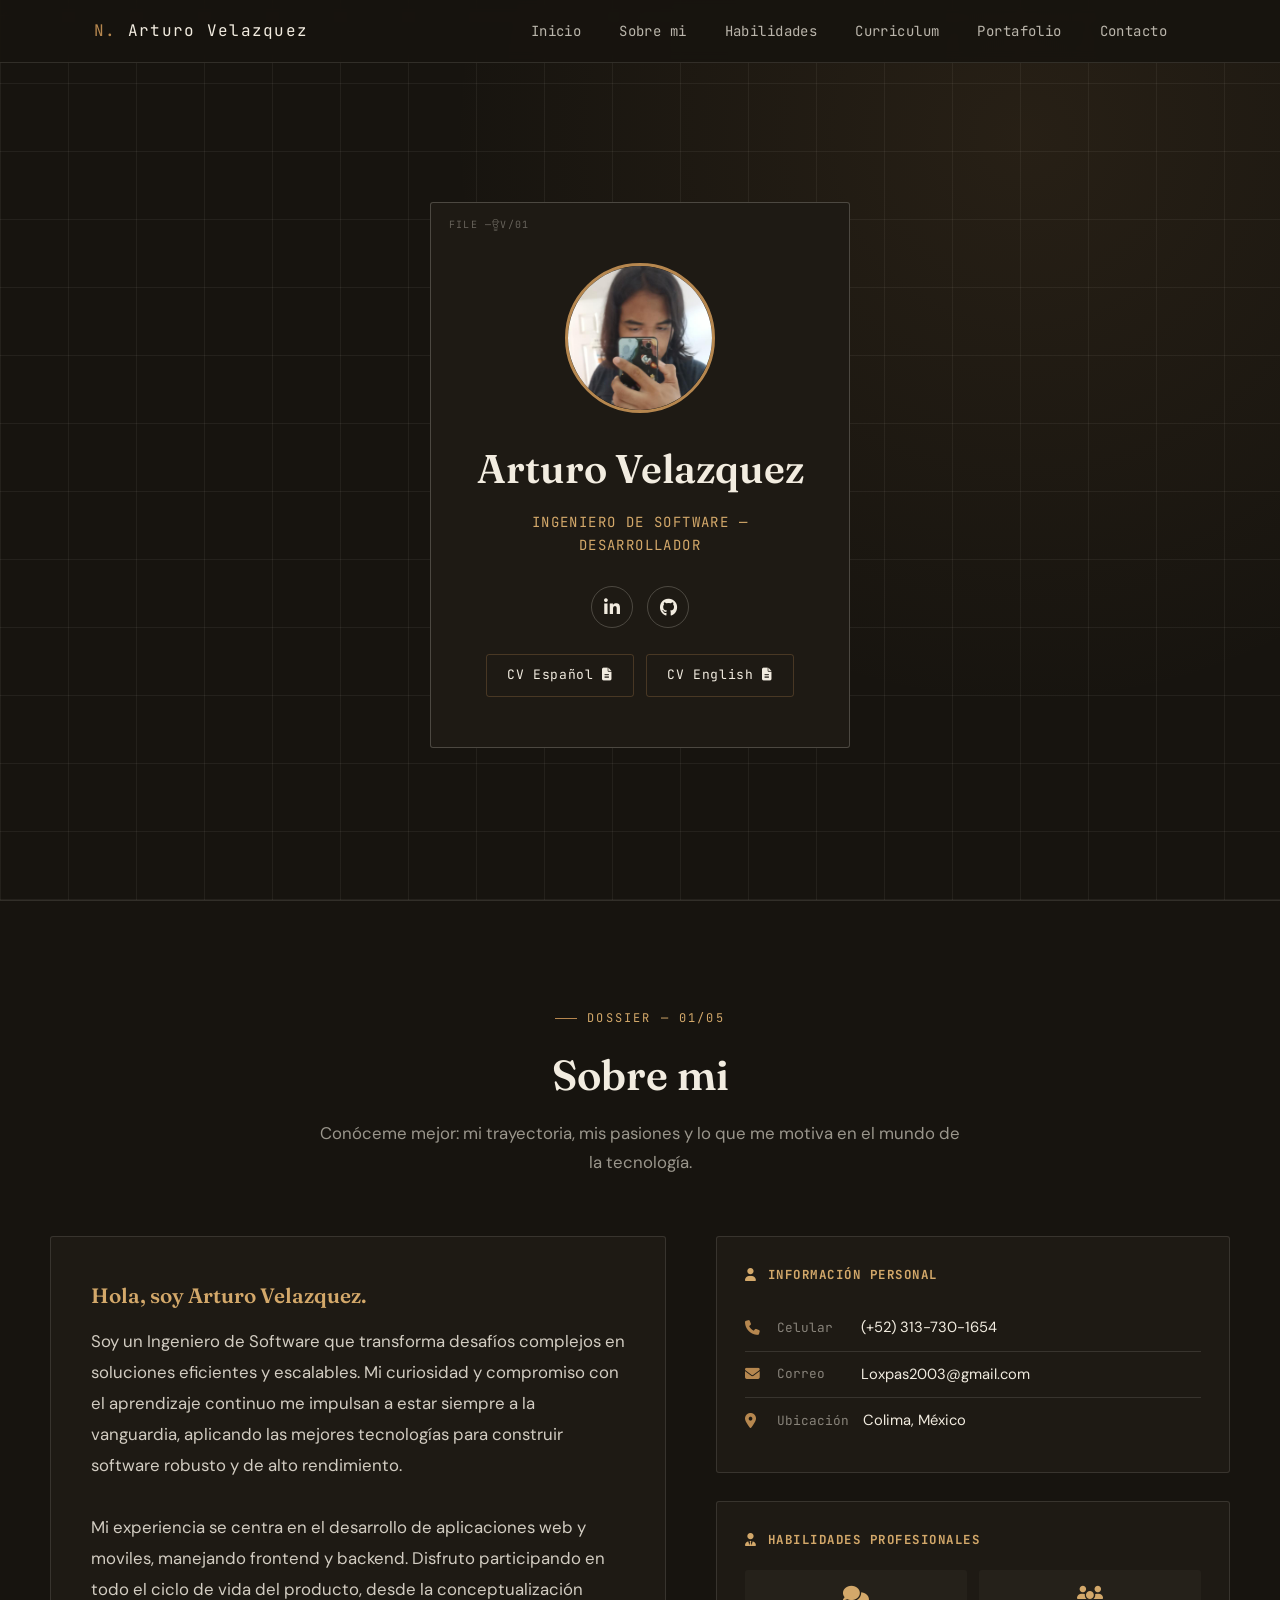
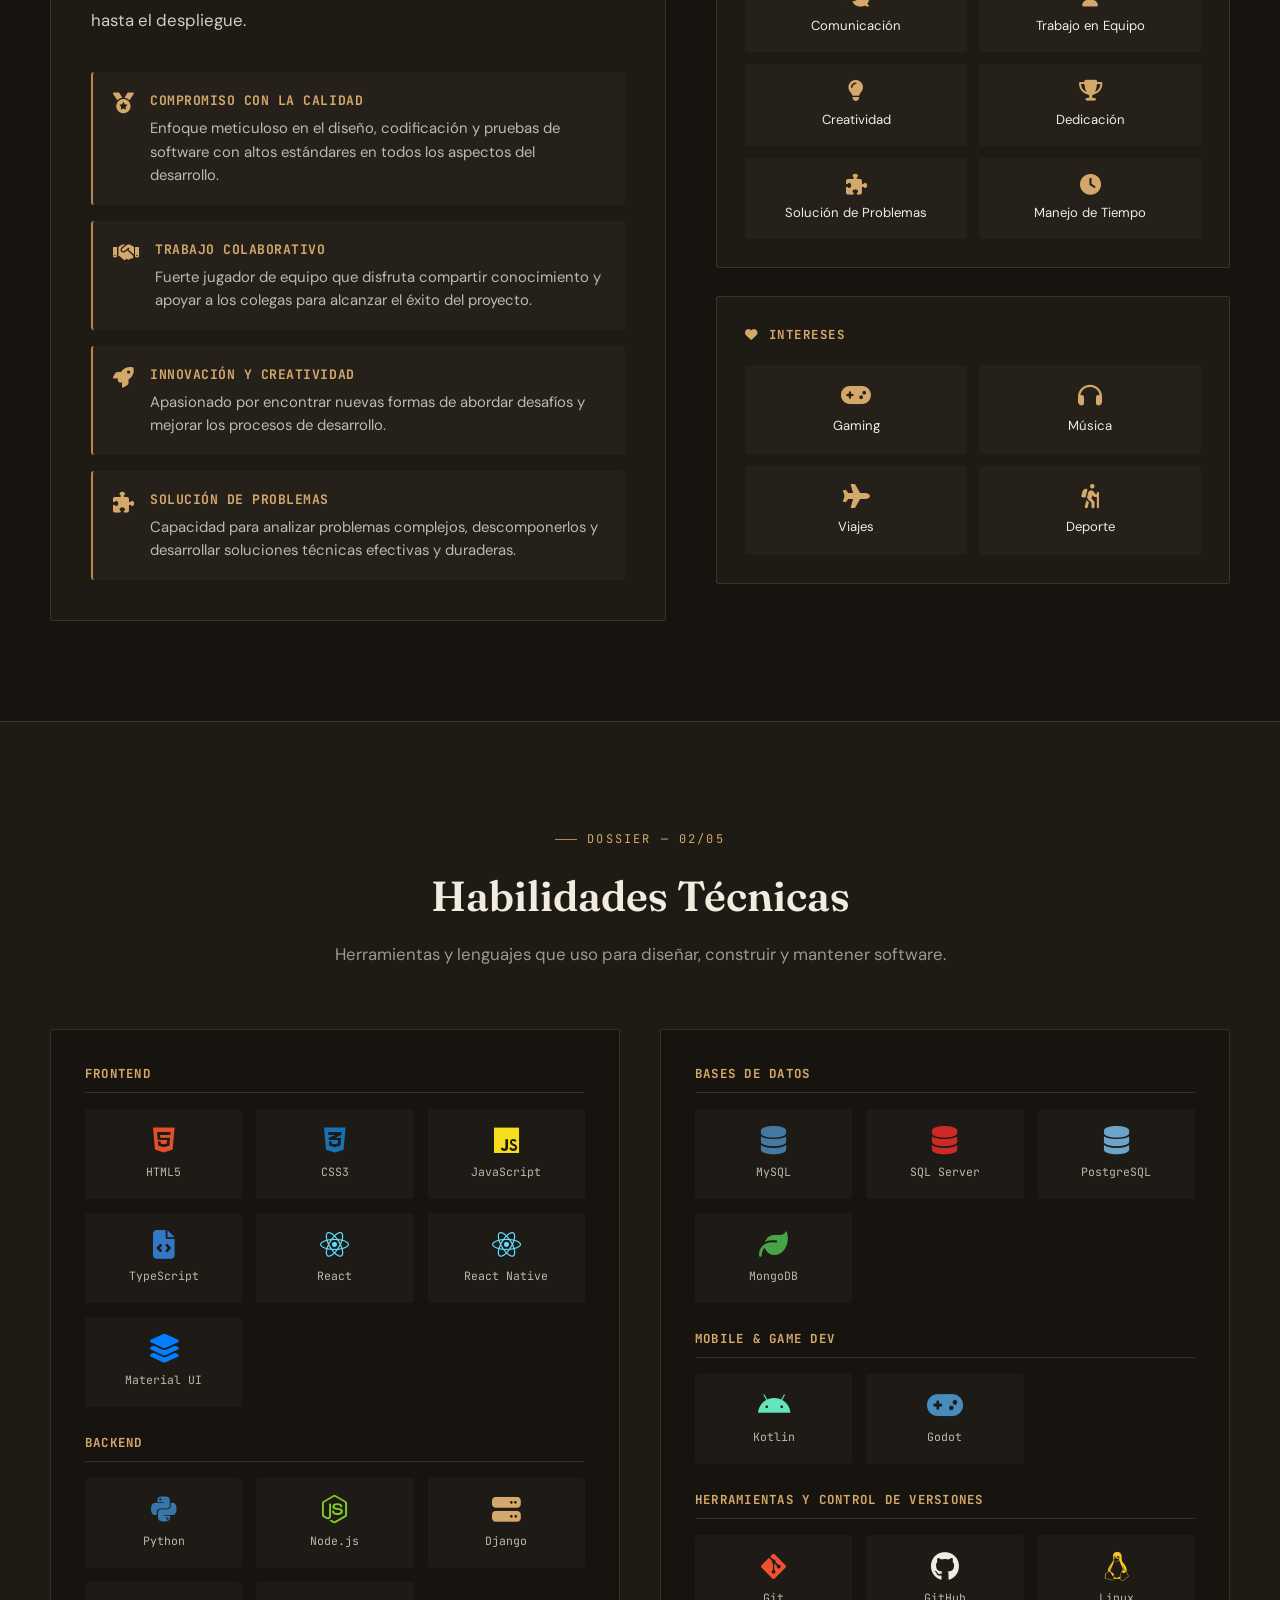
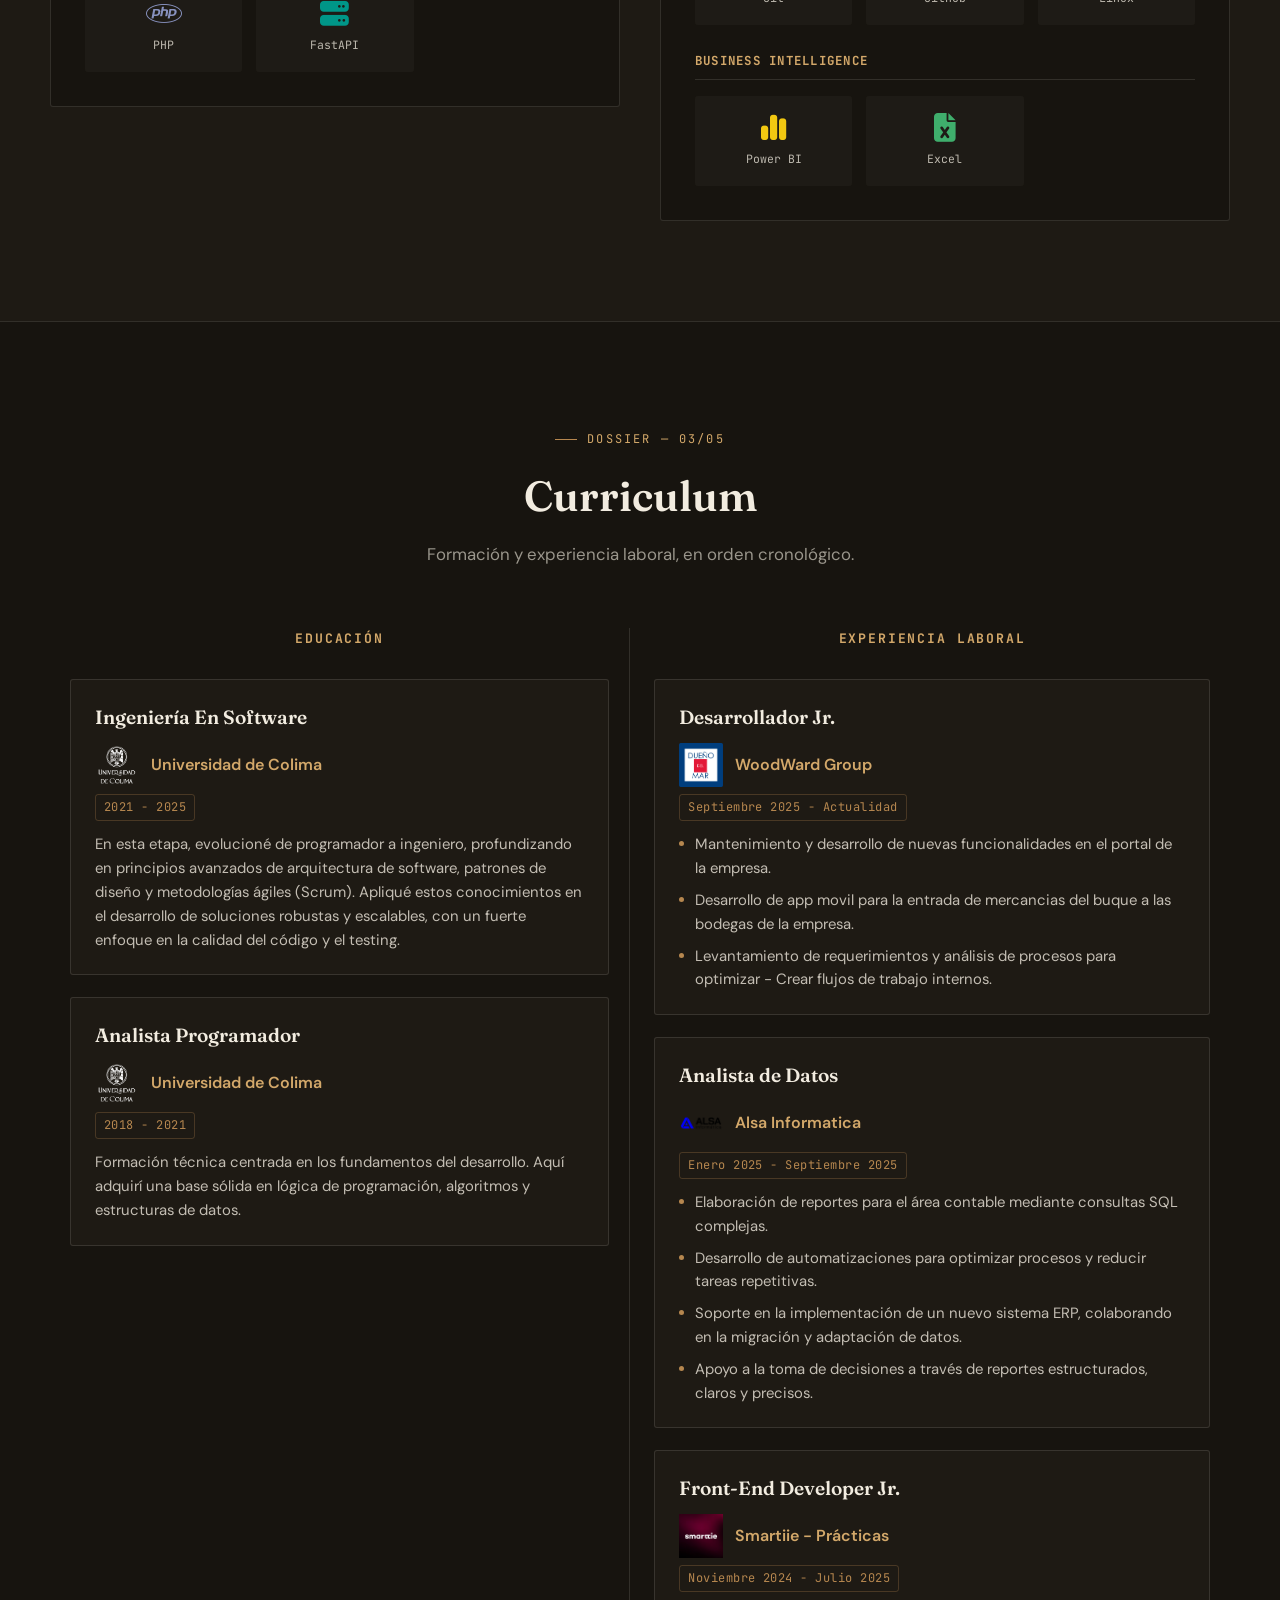
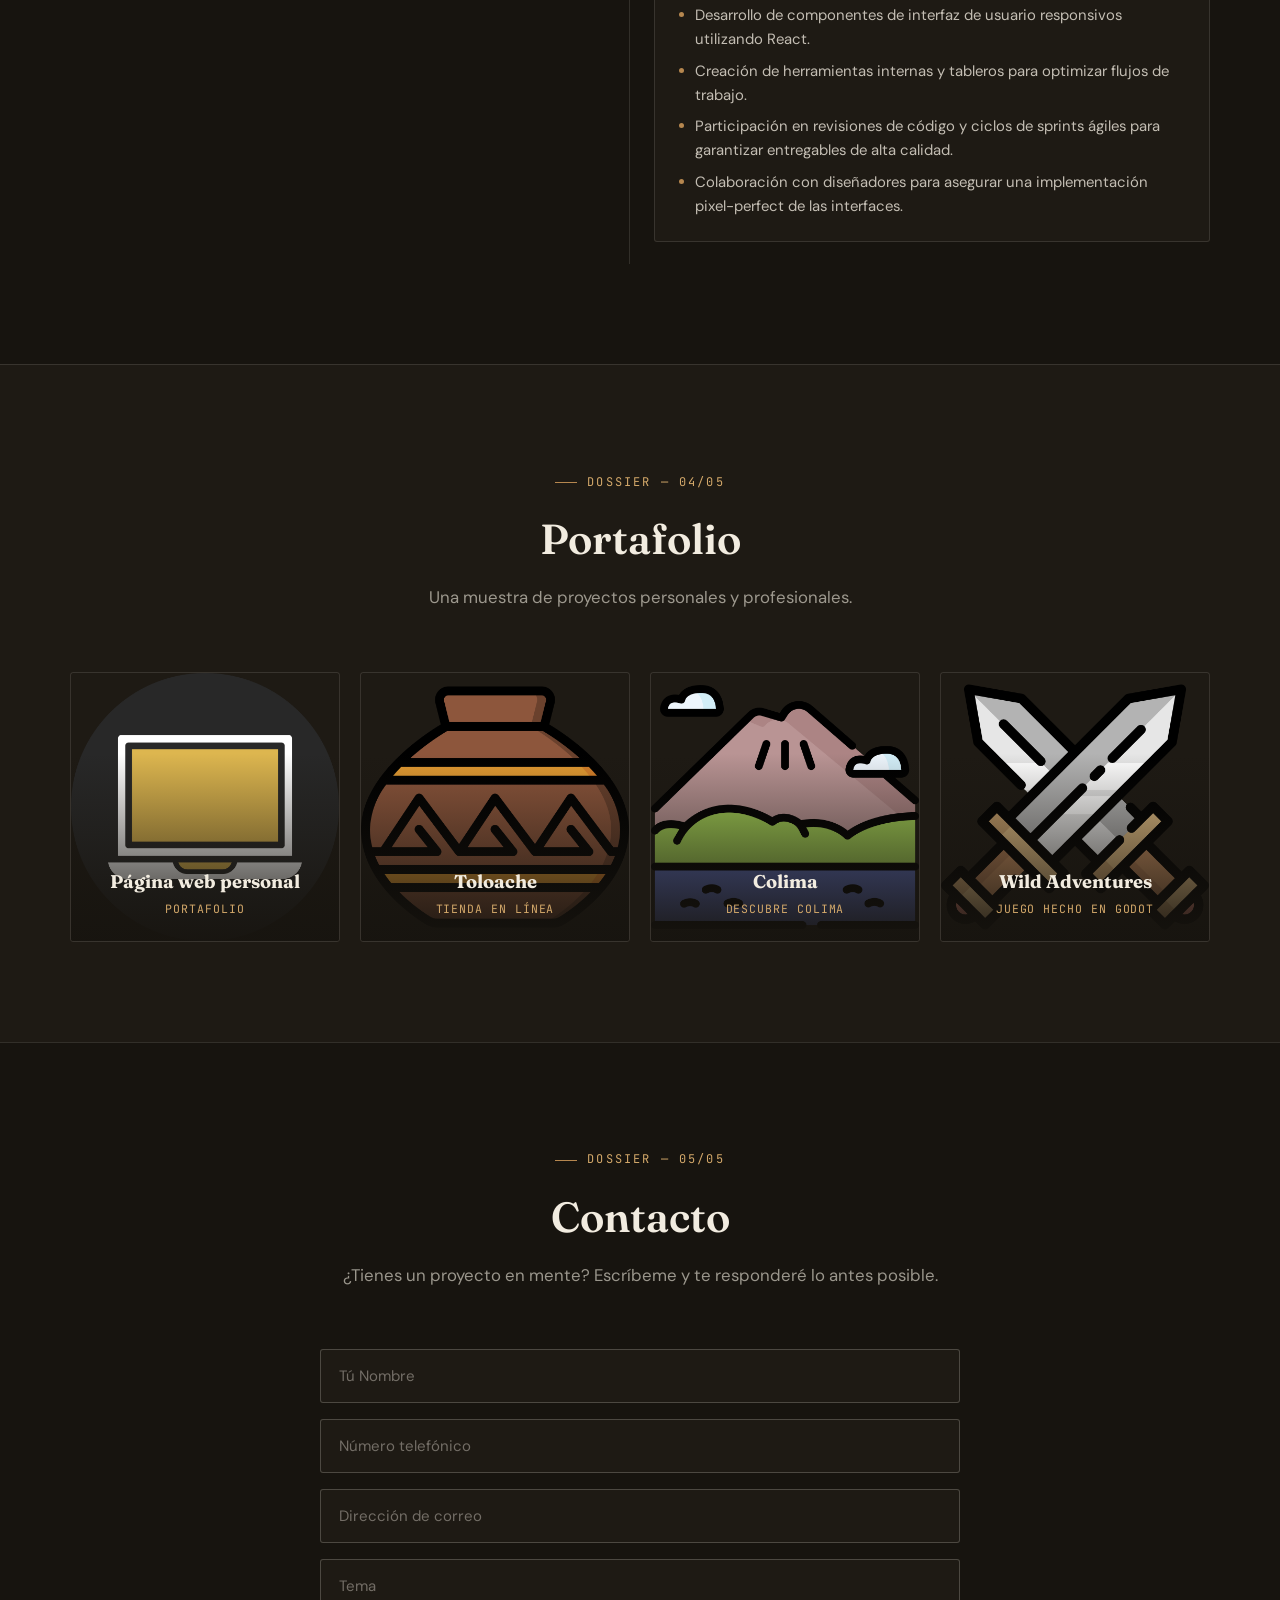
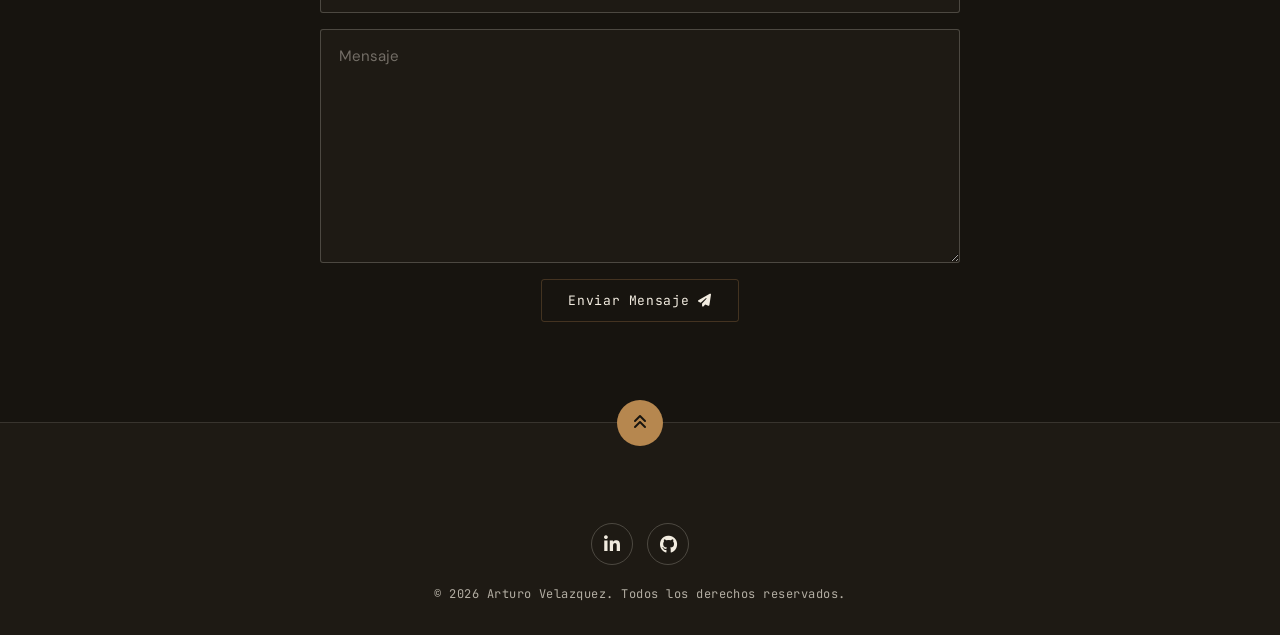
<file: index.html>
<!DOCTYPE html>
<html lang="es">
<head>
    <meta charset="UTF-8">
    <meta http-equiv="X-UA-Compatible" content="IE=edge">
    <meta name="viewport" content="width=device-width, initial-scale=1.0">

    <!-- Etiquetas SEO Básicas -->
    <title>Arturo Velazquez | Ingeniero de Software</title>
    <meta name="description" content="Portafolio profesional de Arturo Velazquez, Ingeniero de Software y Desarrollador con experiencia en React, Node.js, Python y PHP. Radicado en Colima, México.">
    <meta name="keywords" content="Arturo Velazquez, Ingeniero de Software, Desarrollador Web, FrontEnd, BackEnd, Portafolio, Colima, React, Python">
    <meta name="author" content="Arturo Velazquez">

    <!-- Etiquetas Open Graph (Para redes sociales como LinkedIn, WhatsApp, etc.) -->
    <meta property="og:title" content="Arturo Velazquez | Ingeniero de Software">
    <meta property="og:description" content="Descubre mi portafolio, experiencia y proyectos en el desarrollo de software.">
    <meta property="og:image" content="img/Yo.jpg">
    <meta property="og:type" content="website">

    <link rel="stylesheet" href="https://cdnjs.cloudflare.com/ajax/libs/font-awesome/6.1.2/css/all.min.css"
        integrity="sha512-1sCRPdkRXhBV2PBLUdRb4tMg1w2YPf37qatUFeS7zlBy7jJI8Lf4VHwWfZZfpXtYSLy85pkm9GaYVYMfw5BC1A=="
        crossorigin="anonymous" referrerpolicy="no-referrer" />
    <link rel="stylesheet" href="estilo.css">
    <script src="script.js" defer></script>
    <link rel="icon" href="img/laptop.png">
</head>
<body>
    <!-- MENU ENCABEZADO -->
    <div class="contenedor-header">
        <header>
            <div class="logo">
                <a href="#">Arturo Velazquez</a>
            </div>
            <nav id="nav">
                <ul>
                    <li><a href="#inicio" onclick="seleccionar()">Inicio</a></li>
                    <li><a href="#sobremi" onclick="seleccionar()">Sobre mi</a></li>
                    <li><a href="#skills" onclick="seleccionar()">Habilidades</a></li>
                    <li><a href="#curriculum" onclick="seleccionar()">Curriculum</a></li>
                    <li><a href="#portfolio" onclick="seleccionar()">Portafolio</a></li>
                    <li><a href="#contacto" onclick="seleccionar()">Contacto</a></li>
                </ul>
            </nav>
            <div class="nav-responsive" onclick="mostrarOcultarMenu()" aria-label="Menú de navegación" role="button">
                <i class="fa-solid fa-bars" aria-hidden="true"></i>
            </div>
        </header>
    </div>

    <!-- SECCION INICIO -->
    <section id="inicio" class="inicio">
        <div class="contenido-banner">
            <div class="contenedor-img">
                <img src="img/Yo.jpg" alt="Foto de Arturo Velazquez, Ingeniero de Software">
            </div>
            <h1>Arturo Velazquez</h1>
            <h2>Ingeniero de Software — Desarrollador</h2>
            <div class="redes">
                <a href="https://www.linkedin.com/in/loxpas/" target="_blank" rel="noopener noreferrer"
                    aria-label="Perfil de LinkedIn de Arturo">
                    <i class="fa-brands fa-linkedin-in" aria-hidden="true"></i>
                </a>
                <a href="https://github.com/Loxpas" target="_blank" rel="noopener noreferrer"
                    aria-label="Perfil de GitHub de Arturo">
                    <i class="fab fa-github" aria-hidden="true"></i>
                </a>
            </div>
            <div class="cv-buttons">
                <a href="cv/ES.pdf" target="_blank" class="btn-cv sin-subrayado" aria-label="Ver Curriculum en Español">
                    CV Español <i class="fa-solid fa-file-lines" aria-hidden="true"></i> <span class="overlay"></span>
                </a>
                <a href="cv/EN.pdf" target="_blank" class="btn-cv sin-subrayado" aria-label="View Resume in English">
                    CV English <i class="fa-solid fa-file-lines" aria-hidden="true"></i> <span class="overlay"></span>
                </a>
            </div>
        </div>
    </section>

    <!-- SECCION SOBRE MI -->
    <section id="sobremi" class="sobremi">
        <div class="about-container">
            <div class="section-head">
                <span class="eyebrow">Dossier — 01/05</span>
                <h2>Sobre mi</h2>
                <p class="subtitle">
                    Conóceme mejor: mi trayectoria, mis pasiones y lo que me motiva en el mundo de la tecnología.
                </p>
            </div>
            <div class="about-content">
                <div class="about-text">
                    <div class="intro-text">
                        <span class="highlight">Hola, soy Arturo Velazquez.</span>
                        Soy un Ingeniero de Software que transforma desafíos complejos en soluciones eficientes y
                        escalables. Mi curiosidad y compromiso con el aprendizaje continuo me impulsan a estar siempre a
                        la vanguardia, aplicando las mejores tecnologías para construir software robusto y de alto
                        rendimiento.
                        <br><br>
                        Mi experiencia se centra en el desarrollo de aplicaciones web y moviles, manejando frontend y backend. Disfruto participando en todo el ciclo
                        de vida del producto, desde la conceptualización hasta el despliegue.
                    </div>
                    <div class="strengths-grid">
                        <div class="strength-item">
                            <i class="fa-solid fa-medal strength-icon" aria-hidden="true"></i>
                            <div class="strength-content">
                                <h4>Compromiso con la calidad</h4>
                                <p>Enfoque meticuloso en el diseño, codificación y pruebas de software con altos
                                    estándares en todos los aspectos del desarrollo.</p>
                            </div>
                        </div>
                        <div class="strength-item">
                            <i class="fa-solid fa-handshake strength-icon" aria-hidden="true"></i>
                            <div class="strength-content">
                                <h4>Trabajo colaborativo</h4>
                                <p>Fuerte jugador de equipo que disfruta compartir conocimiento y apoyar a los colegas
                                    para alcanzar el éxito del proyecto.</p>
                            </div>
                        </div>
                        <div class="strength-item">
                            <i class="fa-solid fa-rocket strength-icon" aria-hidden="true"></i>
                            <div class="strength-content">
                                <h4>Innovación y creatividad</h4>
                                <p>Apasionado por encontrar nuevas formas de abordar desafíos y mejorar los procesos de
                                    desarrollo.</p>
                            </div>
                        </div>
                        <div class="strength-item">
                            <i class="fa-solid fa-puzzle-piece strength-icon" aria-hidden="true"></i>
                            <div class="strength-content">
                                <h4>Solución de problemas</h4>
                                <p>Capacidad para analizar problemas complejos, descomponerlos y desarrollar soluciones
                                    técnicas efectivas y duraderas.</p>
                            </div>
                        </div>
                    </div>
                </div>
                <div class="about-info">
                    <div class="info-card">
                        <h3><i class="fa-solid fa-user" aria-hidden="true"></i> Información Personal</h3>
                        <ul class="personal-info">
                            <li>
                                <i class="fa-solid fa-phone" aria-hidden="true"></i>
                                <strong>Celular</strong>
                                <span>(+52) 313-730-1654</span>
                            </li>
                            <li>
                                <i class="fa-solid fa-envelope" aria-hidden="true"></i>
                                <strong>Correo</strong>
                                <span>Loxpas2003@gmail.com</span>
                            </li>
                            <li>
                                <i class="fa-solid fa-location-dot" aria-hidden="true"></i>
                                <strong>Ubicación</strong>
                                <span>Colima, México</span>
                            </li>
                        </ul>
                    </div>
                    <div class="info-card">
                        <h3><i class="fa-solid fa-user-tie" aria-hidden="true"></i> Habilidades Profesionales</h3>
                        <div class="prof-grid">
                            <div class="prof-skill-item">
                                <i class="fa-solid fa-comments prof-icon" aria-hidden="true"></i>
                                <span>Comunicación</span>
                            </div>
                            <div class="prof-skill-item">
                                <i class="fa-solid fa-users prof-icon" aria-hidden="true"></i>
                                <span>Trabajo en Equipo</span>
                            </div>
                            <div class="prof-skill-item">
                                <i class="fa-solid fa-lightbulb prof-icon" aria-hidden="true"></i>
                                <span>Creatividad</span>
                            </div>
                            <div class="prof-skill-item">
                                <i class="fa-solid fa-trophy prof-icon" aria-hidden="true"></i>
                                <span>Dedicación</span>
                            </div>
                            <div class="prof-skill-item">
                                <i class="fa-solid fa-puzzle-piece prof-icon" aria-hidden="true"></i>
                                <span>Solución de Problemas</span>
                            </div>
                            <div class="prof-skill-item">
                                <i class="fa-solid fa-clock prof-icon" aria-hidden="true"></i>
                                <span>Manejo de Tiempo</span>
                            </div>
                        </div>
                    </div>
                    <div class="info-card">
                        <h3><i class="fa-solid fa-heart" aria-hidden="true"></i> Intereses</h3>
                        <div class="interests-grid">
                            <div class="interest-item">
                                <i class="fa-solid fa-gamepad" aria-hidden="true"></i>
                                <span>Gaming</span>
                            </div>
                            <div class="interest-item">
                                <i class="fa-solid fa-headphones" aria-hidden="true"></i>
                                <span>Música</span>
                            </div>
                            <div class="interest-item">
                                <i class="fa-solid fa-plane" aria-hidden="true"></i>
                                <span>Viajes</span>
                            </div>
                            <div class="interest-item">
                                <i class="fa-solid fa-person-hiking" aria-hidden="true"></i>
                                <span>Deporte</span>
                            </div>
                        </div>
                    </div>
                </div>
            </div>
        </div>
    </section>

    <!-- SECCION SKILLS (generado por script.js desde el arreglo techSkills) -->
    <section class="skills" id="skills">
        <div class="contenido-seccion">
            <div class="section-head">
                <span class="eyebrow">Dossier — 02/05</span>
                <h2>Habilidades Técnicas</h2>
                <p class="subtitle">Herramientas y lenguajes que uso para diseñar, construir y mantener software.</p>
            </div>
            <div class="skills-container" id="skills-container">
                <!-- Contenido inyectado por renderSkills() -->
            </div>
        </div>
    </section>

    <!-- SECCION CURRICULUM (generado por script.js desde el objeto timeline) -->
    <section id="curriculum" class="curriculum">
        <div class="contenido-seccion">
            <div class="section-head">
                <span class="eyebrow">Dossier — 03/05</span>
                <h1>Curriculum</h1>
                <p class="subtitle">Formación y experiencia laboral, en orden cronológico.</p>
            </div>
            <div class="fila">
                <div class="col izquierda">
                    <h3>Educación</h3>
                    <div id="educacion-container">
                        <!-- Contenido inyectado por renderTimelineColumn() -->
                    </div>
                </div>
                <div class="col derecha">
                    <h3>Experiencia Laboral</h3>
                    <div id="experiencia-container">
                        <!-- Contenido inyectado por renderTimelineColumn() -->
                    </div>
                </div>
            </div>
        </div>
    </section>

    <!-- SECCION PORTFOLIO (generado por script.js desde el arreglo projects) -->
    <section id="portfolio" class="portfolio">
        <div class="contenido-seccion">
            <div class="section-head">
                <span class="eyebrow">Dossier — 04/05</span>
                <h1>Portafolio</h1>
                <p class="subtitle">Una muestra de proyectos personales y profesionales.</p>
            </div>
            <div class="galeria" id="galeria-container">
                <!-- Contenido inyectado por renderProjects() -->
            </div>
        </div>
    </section>

    <!-- SECCION CONTACTO -->
    <section id="contacto" class="contacto">
        <div class="contenido-seccion">
            <div class="section-head">
                <span class="eyebrow">Dossier — 05/05</span>
                <h1>Contacto</h1>
                <p class="subtitle">¿Tienes un proyecto en mente? Escríbeme y te responderé lo antes posible.</p>
            </div>
            <div class="fila">
                <div class="col">
                    <form id="contactForm" action="https://formspree.io/f/mgveeyaj" method="POST">
                        <!-- Campo Nombre -->
                        <label for="name" class="sr-only" style="display: none;">Nombre:</label>
                        <input type="text" id="name" name="name" placeholder="Tú Nombre" required>

                        <!-- Campo Número telefónico -->
                        <label for="phone" class="sr-only" style="display: none;">Número telefónico:</label>
                        <input type="tel" id="phone" name="phone" placeholder="Número telefónico" required>

                        <!-- Campo Dirección de correo -->
                        <label for="email" class="sr-only" style="display: none;">Correo Electrónico:</label>
                        <input type="email" id="email" name="email" placeholder="Dirección de correo" required>

                        <!-- Campo Tema -->
                        <label for="subject" class="sr-only" style="display: none;">Tema:</label>
                        <input type="text" id="subject" name="subject" placeholder="Tema" required>

                        <!-- Campo Mensaje -->
                        <label for="message" class="sr-only" style="display: none;">Mensaje:</label>
                        <textarea id="message" name="message" cols="30" rows="10" placeholder="Mensaje" required></textarea>

                        <!-- Botón de Envío -->
                        <button type="submit" aria-label="Enviar Mensaje">
                            Enviar Mensaje <i class="fa-solid fa-paper-plane" aria-hidden="true"></i>
                            <span class="overlay"></span>
                        </button>
                    </form>
                    <!-- Mensaje de confirmación accesible -->
                    <div id="confirmationMessage" style="display:none;" role="status" aria-live="polite">
                        ¡Gracias por tu mensaje!
                    </div>
                </div>
            </div>
        </div>
    </section>

    <!-- footer -->
    <footer>
        <a href="#inicio" class="arriba" aria-label="Botón para regresar al inicio de la página">
            <i class="fa-solid fa-angles-up" aria-hidden="true"></i>
        </a>
        <div class="redes">
            <a href="https://www.linkedin.com/in/loxpas/" target="_blank" aria-label="Perfil de Linkedin de Arturo" rel="noopener noreferrer">
                <i class="fa-brands fa-linkedin-in" aria-hidden="true"></i>
            </a>
            <a href="https://github.com/Loxpas" target="_blank" aria-label="Perfil de GitHub de Arturo" rel="noopener noreferrer">
                <i class="fab fa-github" aria-hidden="true"></i>
            </a>
        </div>
        <p>© 2026 Arturo Velazquez. Todos los derechos reservados.</p>
    </footer>
    <script src="forms.js"></script>
</body>
</html>
</file>
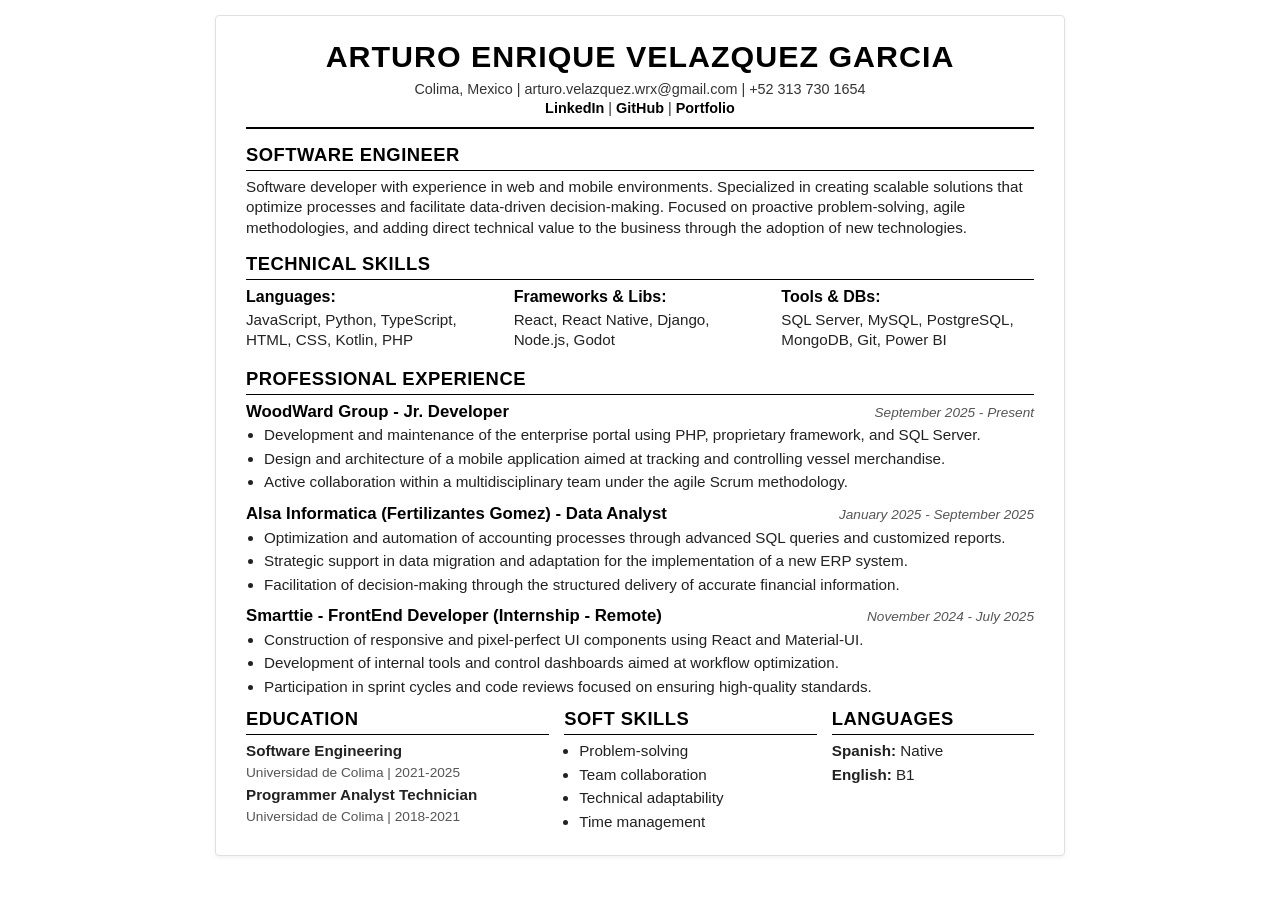
<file: cv/EN.html>
<!DOCTYPE html>
<html lang="en">
<head>
    <meta charset="UTF-8">
    <meta name="viewport" content="width=device-width, initial-scale=1.0">
    <title>Resume - Arturo Enrique Velazquez Garcia</title>
    <style>
        /* --- REGLAS ESPECÍFICAS PARA CREAR EL PDF --- */
        @page {
            margin: 0.5cm; /* Forza al navegador a usar un margen casi nulo */
            size: letter; /* Define el tamaño de hoja Carta */
        }
        
        @media print {
            body {
                padding: 0 !important;
                margin: 0 !important;
            }
            .container {
                box-shadow: none !important;
                border: none !important; /* Se quita el borde gris porque en PDF luce mejor sin él */
                padding: 10px 25px !important;
            }
        }
        /* ------------------------------------------- */

        body {
            font-family: 'Segoe UI', Tahoma, Geneva, Verdana, sans-serif;
            line-height: 1.35;
            color: #000000;
            max-width: 850px;
            margin: 0 auto;
            padding: 15px;
            background-color: #ffffff;
        }
        .container {
            background-color: #ffffff;
            padding: 20px 30px;
            border: 1px solid #e0e0e0;
            border-radius: 4px;
            box-shadow: 0 2px 4px rgba(0,0,0,0.05);
        }
        header {
            text-align: center;
            border-bottom: 2px solid #000000;
            padding-bottom: 8px;
            margin-bottom: 12px;
        }
        h1 {
            color: #000000;
            margin: 0 0 3px 0;
            font-size: 1.9em;
            text-transform: uppercase;
            letter-spacing: 1px;
        }
        .contact-info {
            color: #333333;
            font-size: 0.9em;
        }
        .contact-info a {
            color: #000000;
            text-decoration: none;
            font-weight: 600;
        }
        .contact-info a:hover {
            text-decoration: underline;
        }
        h2 {
            color: #000000;
            border-bottom: 1px solid #000000;
            padding-bottom: 2px;
            margin-top: 14px;
            margin-bottom: 6px;
            font-size: 1.15em;
            text-transform: uppercase;
            letter-spacing: 0.5px;
        }
        .experience-item {
            margin-bottom: 10px;
        }
        .job-header {
            display: flex;
            justify-content: space-between;
            align-items: baseline;
            margin-bottom: 2px;
        }
        h3 {
            color: #000000;
            margin: 0;
            font-size: 1.05em;
            font-weight: bold;
        }
        .date {
            font-style: italic;
            color: #555555;
            font-size: 0.85em;
            margin: 0;
        }
        p, li {
            font-size: 0.95em;
            color: #222222;
            margin-top: 2px;
            margin-bottom: 3px;
        }
        ul {
            margin-top: 2px;
            margin-bottom: 4px;
            padding-left: 18px;
        }
        .skills-grid {
            display: grid;
            grid-template-columns: 1fr 1fr 1fr;
            gap: 15px;
        }
        .bottom-grid {
            display: grid;
            grid-template-columns: 1.2fr 1fr 0.8fr;
            gap: 15px;
            margin-top: 5px;
        }
        .bottom-grid h2 {
            margin-top: 0;
        }
    </style>
</head>
<body>
    <div class="container">
        <header>
            <h1>ARTURO ENRIQUE VELAZQUEZ GARCIA</h1>
            <div class="contact-info">
                Colima, Mexico | arturo.velazquez.wrx@gmail.com | +52 313 730 1654<br>
                <a href="https://www.linkedin.com/in/Loxpas" target="_blank">LinkedIn</a> | 
                <a href="https://github.com/Loxpas" target="_blank">GitHub</a> | 
                <a href="https://loxpas.github.io" target="_blank">Portfolio</a>
            </div>
        </header>

        <section>
            <h2>Software Engineer</h2>
            <p>Software developer with experience in web and mobile environments. Specialized in creating scalable solutions that optimize processes and facilitate data-driven decision-making. Focused on proactive problem-solving, agile methodologies, and adding direct technical value to the business through the adoption of new technologies.</p>
        </section>

        <section>
            <h2>TECHNICAL SKILLS</h2>
            <div class="skills-grid">
                <div>
                    <strong>Languages:</strong>
                    <p style="margin: 2px 0;">JavaScript, Python, TypeScript, HTML, CSS, Kotlin, PHP</p>
                </div>
                <div>
                    <strong>Frameworks & Libs:</strong>
                    <p style="margin: 2px 0;">React, React Native, Django, Node.js, Godot</p>
                </div>
                <div>
                    <strong>Tools & DBs:</strong>
                    <p style="margin: 2px 0;">SQL Server, MySQL, PostgreSQL, MongoDB, Git, Power BI</p>
                </div>
            </div>
        </section>

        <section>
            <h2>PROFESSIONAL EXPERIENCE</h2>

            <div class="experience-item">
                <div class="job-header">
                    <h3>WoodWard Group - Jr. Developer</h3>
                    <span class="date">September 2025 - Present</span>
                </div>
                <ul>
                    <li>Development and maintenance of the enterprise portal using PHP, proprietary framework, and SQL Server.</li>
                    <li>Design and architecture of a mobile application aimed at tracking and controlling vessel merchandise.</li>
                    <li>Active collaboration within a multidisciplinary team under the agile Scrum methodology.</li>
                </ul>
            </div>

            <div class="experience-item">
                <div class="job-header">
                    <h3>Alsa Informatica (Fertilizantes Gomez) - Data Analyst</h3>
                    <span class="date">January 2025 - September 2025</span>
                </div>
                <ul>
                    <li>Optimization and automation of accounting processes through advanced SQL queries and customized reports.</li>
                    <li>Strategic support in data migration and adaptation for the implementation of a new ERP system.</li>
                    <li>Facilitation of decision-making through the structured delivery of accurate financial information.</li>
                </ul>
            </div>

            <div class="experience-item">
                <div class="job-header">
                    <h3>Smarttie - FrontEnd Developer (Internship - Remote)</h3>
                    <span class="date">November 2024 - July 2025</span>
                </div>
                <ul>
                    <li>Construction of responsive and pixel-perfect UI components using React and Material-UI.</li>
                    <li>Development of internal tools and control dashboards aimed at workflow optimization.</li>
                    <li>Participation in sprint cycles and code reviews focused on ensuring high-quality standards.</li>
                </ul>
            </div>

        </section>

        <div class="bottom-grid">
            <section>
                <h2>EDUCATION</h2>
                <ul style="padding-left: 0; list-style: none;">
                    <li><strong>Software Engineering</strong><br><span style="font-size:0.9em; color:#555;">Universidad de Colima | 2021-2025</span></li>
                    <li style="margin-top: 3px;"><strong>Programmer Analyst Technician</strong><br><span style="font-size:0.9em; color:#555;">Universidad de Colima | 2018-2021</span></li>
                </ul>
            </section>
            <section>
                <h2>SOFT SKILLS</h2>
                <ul style="padding-left: 15px; margin-bottom: 0;">
                    <li>Problem-solving</li>
                    <li>Team collaboration</li>
                    <li>Technical adaptability</li>
                    <li>Time management</li>
                </ul>
            </section>
            <section>
                <h2>LANGUAGES</h2>
                <ul style="padding-left: 0; list-style: none;">
                    <li><strong>Spanish:</strong> Native</li>
                    <li><strong>English:</strong> B1</li>
                </ul>
            </section>
        </div>
    </div>
</body>
</html>
</file>
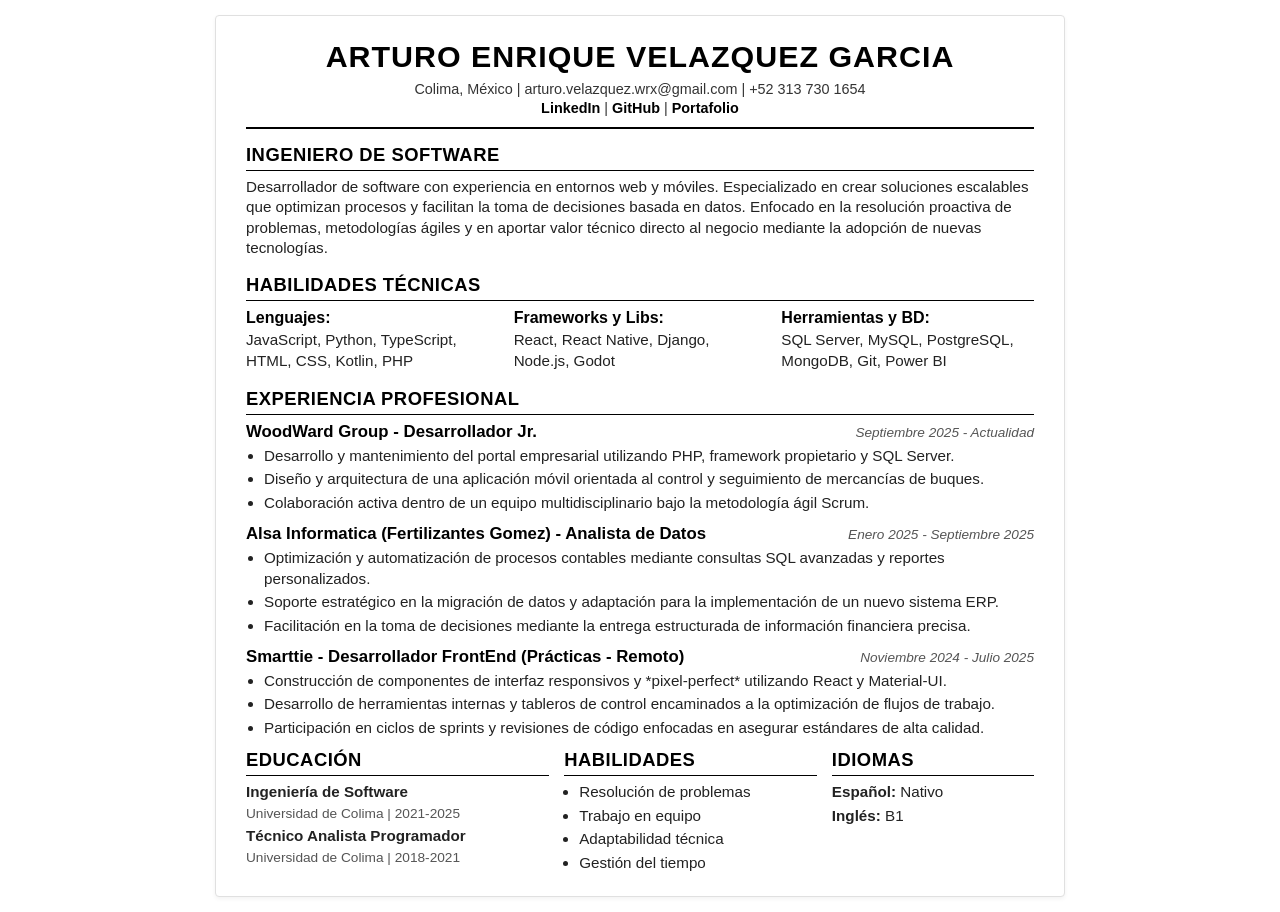
<file: cv/ES.html>
<!DOCTYPE html>
<html lang="es">
<head>
    <meta charset="UTF-8">
    <meta name="viewport" content="width=device-width, initial-scale=1.0">
    <title>CV - Arturo Enrique Velazquez Garcia</title>
    <style>
        /* --- REGLAS ESPECÍFICAS PARA CREAR EL PDF --- */
        @page {
            margin: 0.5cm; /* Forza al navegador a usar un margen casi nulo */
            size: letter; /* Define el tamaño de hoja Carta */
        }
        
        @media print {
            body {
                padding: 0 !important;
                margin: 0 !important;
            }
            .container {
                box-shadow: none !important;
                border: none !important; /* Se quita el borde gris porque en PDF luce mejor sin él */
                padding: 10px 25px !important;
            }
        }
        /* ------------------------------------------- */

        body {
            font-family: 'Segoe UI', Tahoma, Geneva, Verdana, sans-serif;
            line-height: 1.35; /* Ligeramente más compacto */
            color: #000000;
            max-width: 850px;
            margin: 0 auto;
            padding: 15px;
            background-color: #ffffff;
        }
        .container {
            background-color: #ffffff;
            padding: 20px 30px;
            border: 1px solid #e0e0e0;
            border-radius: 4px;
            box-shadow: 0 2px 4px rgba(0,0,0,0.05);
        }
        header {
            text-align: center;
            border-bottom: 2px solid #000000;
            padding-bottom: 8px;
            margin-bottom: 12px;
        }
        h1 {
            color: #000000;
            margin: 0 0 3px 0;
            font-size: 1.9em;
            text-transform: uppercase;
            letter-spacing: 1px;
        }
        .contact-info {
            color: #333333;
            font-size: 0.9em;
        }
        .contact-info a {
            color: #000000;
            text-decoration: none;
            font-weight: 600;
        }
        .contact-info a:hover {
            text-decoration: underline;
        }
        h2 {
            color: #000000;
            border-bottom: 1px solid #000000;
            padding-bottom: 2px;
            margin-top: 14px;
            margin-bottom: 6px;
            font-size: 1.15em;
            text-transform: uppercase;
            letter-spacing: 0.5px;
        }
        .experience-item {
            margin-bottom: 10px;
        }
        .job-header {
            display: flex;
            justify-content: space-between;
            align-items: baseline;
            margin-bottom: 2px;
        }
        h3 {
            color: #000000;
            margin: 0;
            font-size: 1.05em;
            font-weight: bold;
        }
        .date {
            font-style: italic;
            color: #555555;
            font-size: 0.85em;
            margin: 0;
        }
        p, li {
            font-size: 0.95em;
            color: #222222;
            margin-top: 2px;
            margin-bottom: 3px;
        }
        ul {
            margin-top: 2px;
            margin-bottom: 4px;
            padding-left: 18px;
        }
        .skills-grid {
            display: grid;
            grid-template-columns: 1fr 1fr 1fr;
            gap: 15px;
        }
        .bottom-grid {
            display: grid;
            grid-template-columns: 1.2fr 1fr 0.8fr;
            gap: 15px;
            margin-top: 5px;
        }
        .bottom-grid h2 {
            margin-top: 0;
        }
    </style>
</head>
<body>
    <div class="container">
        <header>
            <h1>ARTURO ENRIQUE VELAZQUEZ GARCIA</h1>
            <div class="contact-info">
                Colima, México | arturo.velazquez.wrx@gmail.com | +52 313 730 1654<br>
                <a href="https://www.linkedin.com/in/Loxpas" target="_blank">LinkedIn</a> | 
                <a href="https://github.com/Loxpas" target="_blank">GitHub</a> | 
                <a href="https://loxpas.github.io" target="_blank">Portafolio</a>
            </div>
        </header>

        <section>
            <h2>Ingeniero de Software</h2>
            <p>Desarrollador de software con experiencia en entornos web y móviles. Especializado en crear soluciones escalables que optimizan procesos y facilitan la toma de decisiones basada en datos. Enfocado en la resolución proactiva de problemas, metodologías ágiles y en aportar valor técnico directo al negocio mediante la adopción de nuevas tecnologías.</p>
        </section>

        <section>
            <h2>HABILIDADES TÉCNICAS</h2>
            <div class="skills-grid">
                <div>
                    <strong>Lenguajes:</strong>
                    <p style="margin: 2px 0;">JavaScript, Python, TypeScript, HTML, CSS, Kotlin, PHP</p>
                </div>
                <div>
                    <strong>Frameworks y Libs:</strong>
                    <p style="margin: 2px 0;">React, React Native, Django, Node.js, Godot</p>
                </div>
                <div>
                    <strong>Herramientas y BD:</strong>
                    <p style="margin: 2px 0;">SQL Server, MySQL, PostgreSQL, MongoDB, Git, Power BI</p>
                </div>
            </div>
        </section>

        <section>
            <h2>EXPERIENCIA PROFESIONAL</h2>

            <div class="experience-item">
                <div class="job-header">
                    <h3>WoodWard Group - Desarrollador Jr.</h3>
                    <span class="date">Septiembre 2025 - Actualidad</span>
                </div>
                <ul>
                    <li>Desarrollo y mantenimiento del portal empresarial utilizando PHP, framework propietario y SQL Server.</li>
                    <li>Diseño y arquitectura de una aplicación móvil orientada al control y seguimiento de mercancías de buques.</li>
                    <li>Colaboración activa dentro de un equipo multidisciplinario bajo la metodología ágil Scrum.</li>
                </ul>
            </div>

            <div class="experience-item">
                <div class="job-header">
                    <h3>Alsa Informatica (Fertilizantes Gomez) - Analista de Datos</h3>
                    <span class="date">Enero 2025 - Septiembre 2025</span>
                </div>
                <ul>
                    <li>Optimización y automatización de procesos contables mediante consultas SQL avanzadas y reportes personalizados.</li>
                    <li>Soporte estratégico en la migración de datos y adaptación para la implementación de un nuevo sistema ERP.</li>
                    <li>Facilitación en la toma de decisiones mediante la entrega estructurada de información financiera precisa.</li>
                </ul>
            </div>

            <div class="experience-item">
                <div class="job-header">
                    <h3>Smarttie - Desarrollador FrontEnd (Prácticas - Remoto)</h3>
                    <span class="date">Noviembre 2024 - Julio 2025</span>
                </div>
                <ul>
                    <li>Construcción de componentes de interfaz responsivos y *pixel-perfect* utilizando React y Material-UI.</li>
                    <li>Desarrollo de herramientas internas y tableros de control encaminados a la optimización de flujos de trabajo.</li>
                    <li>Participación en ciclos de sprints y revisiones de código enfocadas en asegurar estándares de alta calidad.</li>
                </ul>
            </div>
            
        </section>

        <div class="bottom-grid">
            <section>
                <h2>EDUCACIÓN</h2>
                <ul style="padding-left: 0; list-style: none;">
                    <li><strong>Ingeniería de Software</strong><br><span style="font-size:0.9em; color:#555;">Universidad de Colima | 2021-2025</span></li>
                    <li style="margin-top: 3px;"><strong>Técnico Analista Programador</strong><br><span style="font-size:0.9em; color:#555;">Universidad de Colima | 2018-2021</span></li>
                </ul>
            </section>
            <section>
                <h2>HABILIDADES</h2>
                <ul style="padding-left: 15px; margin-bottom: 0;">
                    <li>Resolución de problemas</li>
                    <li>Trabajo en equipo</li>
                    <li>Adaptabilidad técnica</li>
                    <li>Gestión del tiempo</li>
                </ul>
            </section>
            <section>
                <h2>IDIOMAS</h2>
                <ul style="padding-left: 0; list-style: none;">
                    <li><strong>Español:</strong> Nativo</li>
                    <li><strong>Inglés:</strong> B1</li>
                </ul>
            </section>
        </div>
    </div>
</body>
</html>
</file>
<file: estilo.css>
@import url('https://fonts.googleapis.com/css2?family=Fraunces:opsz,wght@9..144,300;9..144,500;9..144,600;9..144,700&family=DM+Sans:wght@400;500;700&family=JetBrains+Mono:wght@400;500;700&display=swap');

/* ==========================================================================
   TOKENS — "Engineer's Dossier"
   ========================================================================== */
:root {
    --canvas: #17140f;
    --canvas-raised: #1e1a14;
    --ivory: #f2ece0;
    --ivory-dim: #e6ddc9;
    --ink: #221e18;
    --ink-soft: rgba(34, 30, 24, .68);
    --brass: #b6874f;
    --brass-light: #d3a86a;
    --brass-dim: rgba(182, 135, 79, .28);
    --paper-line: rgba(242, 236, 224, .12);
    --paper-line-strong: rgba(242, 236, 224, .22);

    --display: 'Fraunces', serif;
    --body: 'DM Sans', sans-serif;
    --mono: 'JetBrains Mono', monospace;

    --radius: 3px;
}

* {
    box-sizing: border-box;
    margin: 0;
    padding: 0;
}

html {
    scroll-behavior: smooth;
    overflow-x: hidden;
}

body {
    background: var(--canvas);
    color: var(--ivory);
    font-family: var(--body);
    line-height: 1.6;
}

img {
    max-width: 100%;
}

a {
    color: inherit;
}

/* eyebrow / file-label utility, used across sections */
.eyebrow {
    display: inline-flex;
    align-items: center;
    gap: 10px;
    font-family: var(--mono);
    font-size: 12px;
    letter-spacing: .18em;
    text-transform: uppercase;
    color: var(--brass-light);
}

.eyebrow::before {
    content: '';
    width: 22px;
    height: 1px;
    background: var(--brass);
    display: inline-block;
}

.section-head {
    text-align: center;
    max-width: 640px;
    margin: 0 auto 60px;
}

.section-head h2,
.section-head h1 {
    font-family: var(--display);
    font-weight: 600;
    font-size: 42px;
    margin: 14px 0 10px;
    color: var(--ivory);
}

.section-head .subtitle {
    color: rgba(242, 236, 224, .6);
    font-size: 1.05rem;
    line-height: 1.7;
}

/* ==========================================================================
   HEADER / NAV
   ========================================================================== */
.contenedor-header {
    background: rgba(23, 20, 15, .92);
    backdrop-filter: blur(6px);
    border-bottom: 1px solid var(--paper-line);
    position: fixed;
    width: 100%;
    top: 0;
    left: 0;
    z-index: 99;
}

.contenedor-header header {
    max-width: 1140px;
    margin: auto;
    display: flex;
    justify-content: space-between;
    align-items: center;
    padding: 18px 24px;
}

.contenedor-header header .logo a {
    font-family: var(--mono);
    font-size: 16px;
    letter-spacing: .08em;
    color: var(--ivory);
    text-decoration: none;
}

.contenedor-header header .logo a::before {
    content: 'N.\00A0';
    color: var(--brass);
}

.contenedor-header header ul {
    display: flex;
    list-style: none;
}

.contenedor-header header nav ul li a {
    color: rgba(242, 236, 224, .75);
    margin: 0 16px;
    padding: 3px;
    transition: .3s;
    text-decoration: none;
    font-size: 14px;
    font-family: var(--mono);
    letter-spacing: .03em;
}

.contenedor-header header nav ul li a:hover {
    color: var(--brass-light);
}

.nav-responsive {
    background-color: transparent;
    color: var(--brass);
    border: 1px solid var(--brass-dim);
    padding: 6px 10px;
    border-radius: var(--radius);
    cursor: pointer;
    display: none;
}

/* ==========================================================================
   INICIO / HERO
   ========================================================================== */
.inicio {
    background:
        radial-gradient(circle at 80% 15%, rgba(182, 135, 79, .10) 0%, transparent 45%),
        repeating-linear-gradient(0deg, var(--paper-line) 0px, transparent 1px, transparent 68px),
        repeating-linear-gradient(90deg, var(--paper-line) 0px, transparent 1px, transparent 68px),
        var(--canvas);
    min-height: 100vh;
    padding-top: 110px;
    padding-bottom: 60px;
    display: flex;
    align-items: center;
}

#inicio {
    scroll-margin-top: 80px;
}

.inicio .contenido-banner {
    padding: 50px 40px;
    background-color: var(--canvas-raised);
    border: 1px solid var(--paper-line-strong);
    max-width: 420px;
    margin: auto;
    text-align: center;
    border-radius: var(--radius);
    position: relative;
}

.inicio .contenido-banner::before {
    content: 'FILE\00A0—\00A0AV/01';
    position: absolute;
    top: 14px;
    left: 18px;
    font-family: var(--mono);
    font-size: 10px;
    letter-spacing: .12em;
    color: rgba(242, 236, 224, .35);
}

.inicio .contenido-banner img {
    border: 3px solid var(--brass);
    display: block;
    width: 150px;
    height: 150px;
    object-fit: cover;
    margin: 10px auto 24px;
    border-radius: 50%;
}

.inicio .contenido-banner h1 {
    font-size: 40px;
    font-family: var(--display);
    font-weight: 600;
}

.inicio .contenido-banner h2 {
    font-size: 14px;
    font-weight: 400;
    font-family: var(--mono);
    letter-spacing: .1em;
    text-transform: uppercase;
    color: var(--brass-light);
    margin-top: 10px;
}

.inicio .contenido-banner .redes {
    margin-top: 30px;
}

.inicio .contenido-banner .redes a {
    color: var(--ivory);
    display: inline-block;
    text-decoration: none;
    border: 1px solid var(--paper-line-strong);
    border-radius: 100%;
    width: 42px;
    height: 42px;
    line-height: 42px;
    margin: 0 5px;
    font-size: 18px;
    transition: .3s;
}

.inicio .contenido-banner .redes a:hover {
    background-color: var(--brass);
    border-color: var(--brass);
    color: var(--canvas);
}

.cv-buttons {
    display: flex;
    justify-content: center;
    gap: 12px;
    flex-wrap: wrap;
    margin-top: 26px;
}

.btn-cv {
    cursor: pointer;
    background-color: transparent;
    border: 1px solid var(--brass-dim);
    width: fit-content;
    display: block;
    padding: 10px 20px;
    font-size: 13px;
    font-family: var(--mono);
    letter-spacing: .05em;
    color: var(--ivory);
    position: relative;
    z-index: 10;
    text-decoration: none;
    border-radius: var(--radius);
    overflow: hidden;
}

.btn-cv .overlay {
    position: absolute;
    top: 0;
    left: 0;
    width: 0;
    height: 100%;
    background-color: var(--brass);
    z-index: -1;
    transition: .4s;
}

.btn-cv:hover .overlay {
    width: 100%;
}

.btn-cv:hover {
    color: var(--canvas);
}

/* ==========================================================================
   SOBRE MI
   ========================================================================== */
.sobremi {
    background: var(--canvas);
    padding: 100px 20px;
    position: relative;
    border-top: 1px solid var(--paper-line);
}

.about-container {
    max-width: 1180px;
    margin: auto;
}

.about-content {
    display: grid;
    grid-template-columns: 1.2fr 1fr;
    gap: 50px;
}

.about-text {
    background: var(--canvas-raised);
    padding: 40px;
    border-radius: var(--radius);
    border: 1px solid var(--paper-line);
}

.intro-text {
    font-size: 1.05rem;
    line-height: 1.85;
    color: rgba(242, 236, 224, .85);
    margin-bottom: 36px;
}

.intro-text .highlight {
    font-family: var(--display);
    font-size: 1.3rem;
    display: block;
    color: var(--brass-light);
    font-weight: 600;
    margin-bottom: 10px;
}

.strengths-grid {
    display: grid;
    gap: 16px;
}

.strength-item {
    display: flex;
    align-items: flex-start;
    gap: 16px;
    padding: 18px 20px;
    background: rgba(242, 236, 224, .03);
    border-radius: var(--radius);
    border-left: 2px solid var(--brass);
    transition: .3s;
}

.strength-item:hover {
    background: rgba(242, 236, 224, .06);
    transform: translateX(6px);
}

.strength-icon {
    color: var(--brass-light);
    font-size: 1.3rem;
    margin-top: 3px;
}

.strength-content h4 {
    font-family: var(--mono);
    font-size: .82rem;
    letter-spacing: .04em;
    text-transform: uppercase;
    color: var(--brass-light);
    margin-bottom: 6px;
}

.strength-content p {
    color: rgba(242, 236, 224, .75);
    line-height: 1.55;
    font-size: .93rem;
}

.about-info {
    display: grid;
    gap: 28px;
    align-content: start;
}

.info-card {
    background: var(--canvas-raised);
    padding: 28px;
    border-radius: var(--radius);
    border: 1px solid var(--paper-line);
}

.info-card h3 {
    font-family: var(--mono);
    font-size: .78rem;
    letter-spacing: .12em;
    text-transform: uppercase;
    color: var(--brass-light);
    margin-bottom: 20px;
    display: flex;
    align-items: center;
    gap: 10px;
}

.personal-info {
    list-style: none;
}

.personal-info li {
    display: flex;
    align-items: center;
    gap: 14px;
    padding: 11px 0;
    border-bottom: 1px solid var(--paper-line);
    font-size: .92rem;
}

.personal-info li:last-child {
    border-bottom: none;
}

.personal-info i {
    color: var(--brass);
    width: 18px;
}

.personal-info strong {
    font-family: var(--mono);
    font-size: .8rem;
    color: rgba(242, 236, 224, .5);
    min-width: 70px;
    font-weight: 400;
}

.personal-info span {
    color: var(--ivory);
}

.prof-grid {
    display: grid;
    grid-template-columns: repeat(2, 1fr);
    gap: 12px;
}

.prof-skill-item {
    display: flex;
    flex-direction: column;
    align-items: center;
    gap: 8px;
    padding: 16px 10px;
    background: rgba(242, 236, 224, .03);
    border-radius: var(--radius);
    text-align: center;
    font-size: .82rem;
    transition: .3s;
}

.prof-skill-item:hover {
    background: var(--brass);
    color: var(--canvas);
}

.prof-icon {
    color: var(--brass-light);
    font-size: 1.3rem;
}

.prof-skill-item:hover .prof-icon {
    color: var(--canvas);
}

.interests-grid {
    display: grid;
    grid-template-columns: repeat(2, 1fr);
    gap: 12px;
}

.interest-item {
    display: flex;
    flex-direction: column;
    align-items: center;
    gap: 8px;
    padding: 18px 10px;
    background: rgba(242, 236, 224, .03);
    border-radius: var(--radius);
    transition: .3s;
    text-align: center;
    font-size: .82rem;
}

.interest-item:hover {
    background: var(--brass);
    color: var(--canvas);
    transform: translateY(-3px);
}

.interest-item i {
    font-size: 1.5rem;
    color: var(--brass-light);
}

.interest-item:hover i {
    color: var(--canvas);
}

/* ==========================================================================
   SKILLS
   ========================================================================== */
.skills {
    background: var(--canvas-raised);
    padding: 100px 20px;
    border-top: 1px solid var(--paper-line);
}

.skills-container {
    max-width: 1180px;
    margin: auto;
    display: grid;
    grid-template-columns: 1fr 1fr;
    gap: 40px;
    align-items: start;
}

.skills-box {
    background: var(--canvas);
    padding: 34px;
    border-radius: var(--radius);
    border: 1px solid var(--paper-line);
}

.skills-box h4 {
    font-family: var(--mono);
    font-size: .78rem;
    letter-spacing: .1em;
    text-transform: uppercase;
    color: var(--brass-light);
    margin: 26px 0 16px;
    padding-bottom: 8px;
    border-bottom: 1px solid var(--paper-line);
}

.skills-box h4:first-child {
    margin-top: 0;
}

.tech-grid {
    display: grid;
    grid-template-columns: repeat(3, 1fr);
    gap: 14px;
}

.skill-item {
    display: flex;
    flex-direction: column;
    align-items: center;
    text-align: center;
    gap: 8px;
    padding: 16px 8px;
    background: rgba(242, 236, 224, .03);
    border-radius: var(--radius);
    transition: .25s;
    min-height: 90px;
    justify-content: center;
}

.skill-item:hover {
    background: rgba(182, 135, 79, .14);
    transform: translateY(-4px);
}

.skill-item i {
    font-size: 1.8rem;
}

.skill-item span {
    font-family: var(--mono);
    font-weight: 400;
    font-size: 11.5px;
    color: rgba(242, 236, 224, .75);
}

/* Icon colors, kept from original tech branding */
.icon-html { color: #E34F26; }
.icon-css { color: #1572B6; }
.icon-js { color: #F7DF1E; }
.icon-ts { color: #3178C6; }
.icon-react { color: #61DAFB; }
.icon-mui { color: #007FFF; }
.icon-python { color: #3776AB; }
.icon-node { color: #83CD29; }
.icon-django { color: #d3a86a; }
.icon-php { color: #8892BF; }
.icon-fastapi { color: #009688; }
.icon-mysql { color: #4479A1; }
.icon-sqlserver { color: #CC2927; }
.icon-postgres { color: #6ea3c9; }
.icon-mongo { color: #47A248; }
.icon-godot { color: #478CBF; }
.icon-kotlin { color: #63E6BE; }
.icon-git { color: #F05032; }
.icon-github { color: #f2ece0; }
.icon-linux { color: #FCC624; }
.icon-powerbi { color: #F2C811; }
.icon-excel { color: #3fae6c; }

/* ==========================================================================
   CURRICULUM / TIMELINE
   ========================================================================== */
.curriculum {
    background: var(--canvas);
    padding: 100px 20px;
    border-top: 1px solid var(--paper-line);
}

.curriculum .contenido-seccion {
    max-width: 1140px;
    margin: auto;
}

.curriculum .fila {
    display: flex;
    justify-content: center;
    gap: 20px;
}

.curriculum .fila .col {
    width: 50%;
}

.curriculum .fila .col h3 {
    font-family: var(--mono);
    font-size: .82rem;
    letter-spacing: .14em;
    text-transform: uppercase;
    color: var(--brass-light);
    margin-bottom: 30px;
    text-align: center;
}

.curriculum .fila .izquierda {
    border-right: 1px solid var(--paper-line);
    padding-right: 20px;
}

.curriculum .fila .derecha {
    padding-left: 4px;
}

.curriculum .fila .item {
    padding: 22px 24px;
    margin-bottom: 22px;
    background: var(--canvas-raised);
    border: 1px solid var(--paper-line);
    border-radius: var(--radius);
    position: relative;
}

.curriculum .fila .item h4,
.curriculum .fila .item h2 {
    font-family: var(--display);
    font-size: 1.2rem;
    font-weight: 600;
    margin-bottom: 10px;
    color: var(--ivory);
}

.curriculum .fila .item .casa {
    color: var(--brass-light);
    font-size: 1rem;
    font-weight: 600;
    display: block;
    font-family: var(--body);
}

.curriculum .fila .item .fecha {
    display: inline-block;
    font-family: var(--mono);
    font-size: .75rem;
    letter-spacing: .04em;
    color: var(--brass);
    margin-bottom: 12px;
    padding: 3px 8px;
    border: 1px solid var(--brass-dim);
    border-radius: var(--radius);
}

.curriculum .fila .item p,
.curriculum .fila .item ul {
    line-height: 1.6;
    color: rgba(242, 236, 224, .78);
    font-size: .93rem;
}

.curriculum .fila .item ul {
    list-style: none;
    display: grid;
    gap: 8px;
}

.curriculum .fila .item ul li {
    padding-left: 16px;
    position: relative;
}

.curriculum .fila .item ul li::before {
    content: '';
    position: absolute;
    left: 0;
    top: 8px;
    width: 5px;
    height: 5px;
    border-radius: 50%;
    background: var(--brass);
}

.institucion {
    display: flex;
    align-items: center;
    margin-bottom: 6px;
}

.institucion img {
    width: 44px;
    height: 44px;
    object-fit: contain;
    margin-right: 12px;
}

/* ==========================================================================
   PORTFOLIO
   ========================================================================== */
.portfolio {
    background: var(--canvas-raised);
    padding: 100px 20px;
    border-top: 1px solid var(--paper-line);
}

.portfolio .contenido-seccion {
    max-width: 1140px;
    margin: auto;
}

.galeria {
    display: grid;
    grid-template-columns: repeat(auto-fit, minmax(220px, 1fr));
    gap: 20px;
}

.proyecto {
    position: relative;
    overflow: hidden;
    aspect-ratio: 1 / 1;
    border-radius: var(--radius);
    border: 1px solid var(--paper-line);
    cursor: pointer;
    text-decoration: none;
    display: block;
}

.proyecto img {
    width: 100%;
    height: 100%;
    object-fit: cover;
    transition: transform .5s;
    filter: grayscale(30%);
}

.proyecto .overlay {
    position: absolute;
    inset: 0;
    text-align: center;
    background: linear-gradient(180deg, rgba(23,20,15,0) 30%, rgba(23,20,15,.94) 100%);
    display: flex;
    flex-direction: column;
    justify-content: flex-end;
    padding: 22px;
    transition: .4s;
}

.proyecto .overlay h3 {
    font-family: var(--display);
    font-size: 1.15rem;
    color: var(--ivory);
    margin-bottom: 4px;
}

.proyecto .overlay p {
    font-family: var(--mono);
    font-size: .72rem;
    letter-spacing: .08em;
    text-transform: uppercase;
    color: var(--brass-light);
}

.proyecto:hover img {
    transform: scale(1.08);
    filter: grayscale(0%);
}

/* ==========================================================================
   CONTACTO
   ========================================================================== */
.contacto {
    background: var(--canvas);
    padding: 100px 20px;
    border-top: 1px solid var(--paper-line);
}

.contacto .contenido-seccion {
    max-width: 640px;
    margin: auto;
}

.contacto .fila {
    display: flex;
    justify-content: center;
}

.contacto .col {
    width: 100%;
}

.contacto .col input,
.contacto .col textarea {
    display: block;
    width: 100%;
    padding: 16px 18px;
    border: 1px solid var(--paper-line-strong);
    border-radius: var(--radius);
    margin-bottom: 16px;
    background-color: var(--canvas-raised);
    color: var(--ivory);
    font-size: 15px;
    font-family: var(--body);
}

.contacto .col input::placeholder,
.contacto .col textarea::placeholder {
    color: rgba(242, 236, 224, .4);
}

.contacto .col input:focus,
.contacto .col textarea:focus {
    outline: none;
    border-color: var(--brass);
}

.contacto button {
    cursor: pointer;
    background-color: transparent;
    border: 1px solid var(--brass-dim);
    width: fit-content;
    display: block;
    margin: 10px auto 0;
    padding: 12px 26px;
    font-size: 13px;
    font-family: var(--mono);
    letter-spacing: .05em;
    color: var(--ivory);
    position: relative;
    z-index: 10;
    border-radius: var(--radius);
    overflow: hidden;
}

.contacto button .overlay {
    position: absolute;
    top: 0;
    left: 0;
    width: 0;
    height: 100%;
    background-color: var(--brass);
    z-index: -1;
    transition: .4s;
}

.contacto button:hover .overlay {
    width: 100%;
}

.contacto button:hover {
    color: var(--canvas);
}

#confirmationMessage {
    display: none;
    text-align: center;
    margin-top: 20px;
    font-family: var(--mono);
    font-size: 14px;
    color: var(--brass-light);
}

/* ==========================================================================
   FOOTER
   ========================================================================== */
footer {
    background: var(--canvas-raised);
    color: rgba(242, 236, 224, .7);
    padding: 60px 0 30px;
    text-align: center;
    position: relative;
    border-top: 1px solid var(--paper-line);
}

footer .redes {
    margin-bottom: 20px;
}

footer .redes a {
    color: var(--ivory);
    display: inline-block;
    text-decoration: none;
    border: 1px solid var(--paper-line-strong);
    border-radius: 100%;
    width: 42px;
    height: 42px;
    line-height: 42px;
    margin: 40px 5px 0;
    font-size: 18px;
    transition: .3s;
}

footer .redes a:hover {
    background-color: var(--brass);
    border-color: var(--brass);
    color: var(--canvas);
}

footer .arriba {
    display: block;
    width: 46px;
    height: 46px;
    background-color: var(--brass);
    color: var(--canvas);
    position: absolute;
    left: 50%;
    transform: translateX(-50%);
    top: -23px;
    border-radius: 50%;
    line-height: 46px;
    font-size: 16px;
}

footer p {
    font-family: var(--mono);
    font-size: 12px;
    letter-spacing: .04em;
}

/* ==========================================================================
   RESPONSIVE
   ========================================================================== */
@media screen and (max-width: 980px) {
    nav { display: none; }
    .nav-responsive { display: block; }

    nav.responsive {
        display: block;
        position: absolute;
        right: 20px;
        top: 70px;
        background-color: var(--canvas-raised);
        border: 1px solid var(--paper-line-strong);
        border-radius: var(--radius);
        width: 200px;
        overflow: hidden;
    }

    nav.responsive ul { display: block !important; }

    nav.responsive ul li {
        border-bottom: 1px solid var(--paper-line);
        padding: 4px 16px;
    }

    nav.responsive ul li a { margin: 0; display: block; padding: 10px 0; }

    .about-content { grid-template-columns: 1fr; gap: 32px; }
    .skills-container { grid-template-columns: 1fr; gap: 32px; }
    .section-head h2, .section-head h1 { font-size: 34px; }
}

@media screen and (max-width: 768px) {
    .tech-grid { grid-template-columns: repeat(2, 1fr); }
    .prof-grid { grid-template-columns: 1fr; }
    .interests-grid { grid-template-columns: repeat(2, 1fr); }
}

@media screen and (max-width: 700px) {
    .curriculum .fila { display: block; }
    .curriculum .fila .col { width: 100%; }
    .curriculum .fila .izquierda { border-right: none; padding-right: 0; margin-bottom: 40px; }
    .sobremi, .skills, .curriculum, .portfolio, .contacto { padding: 70px 16px; }
}

@media screen and (max-width: 480px) {
    .tech-grid { grid-template-columns: repeat(2, 1fr); }
}
</file>
